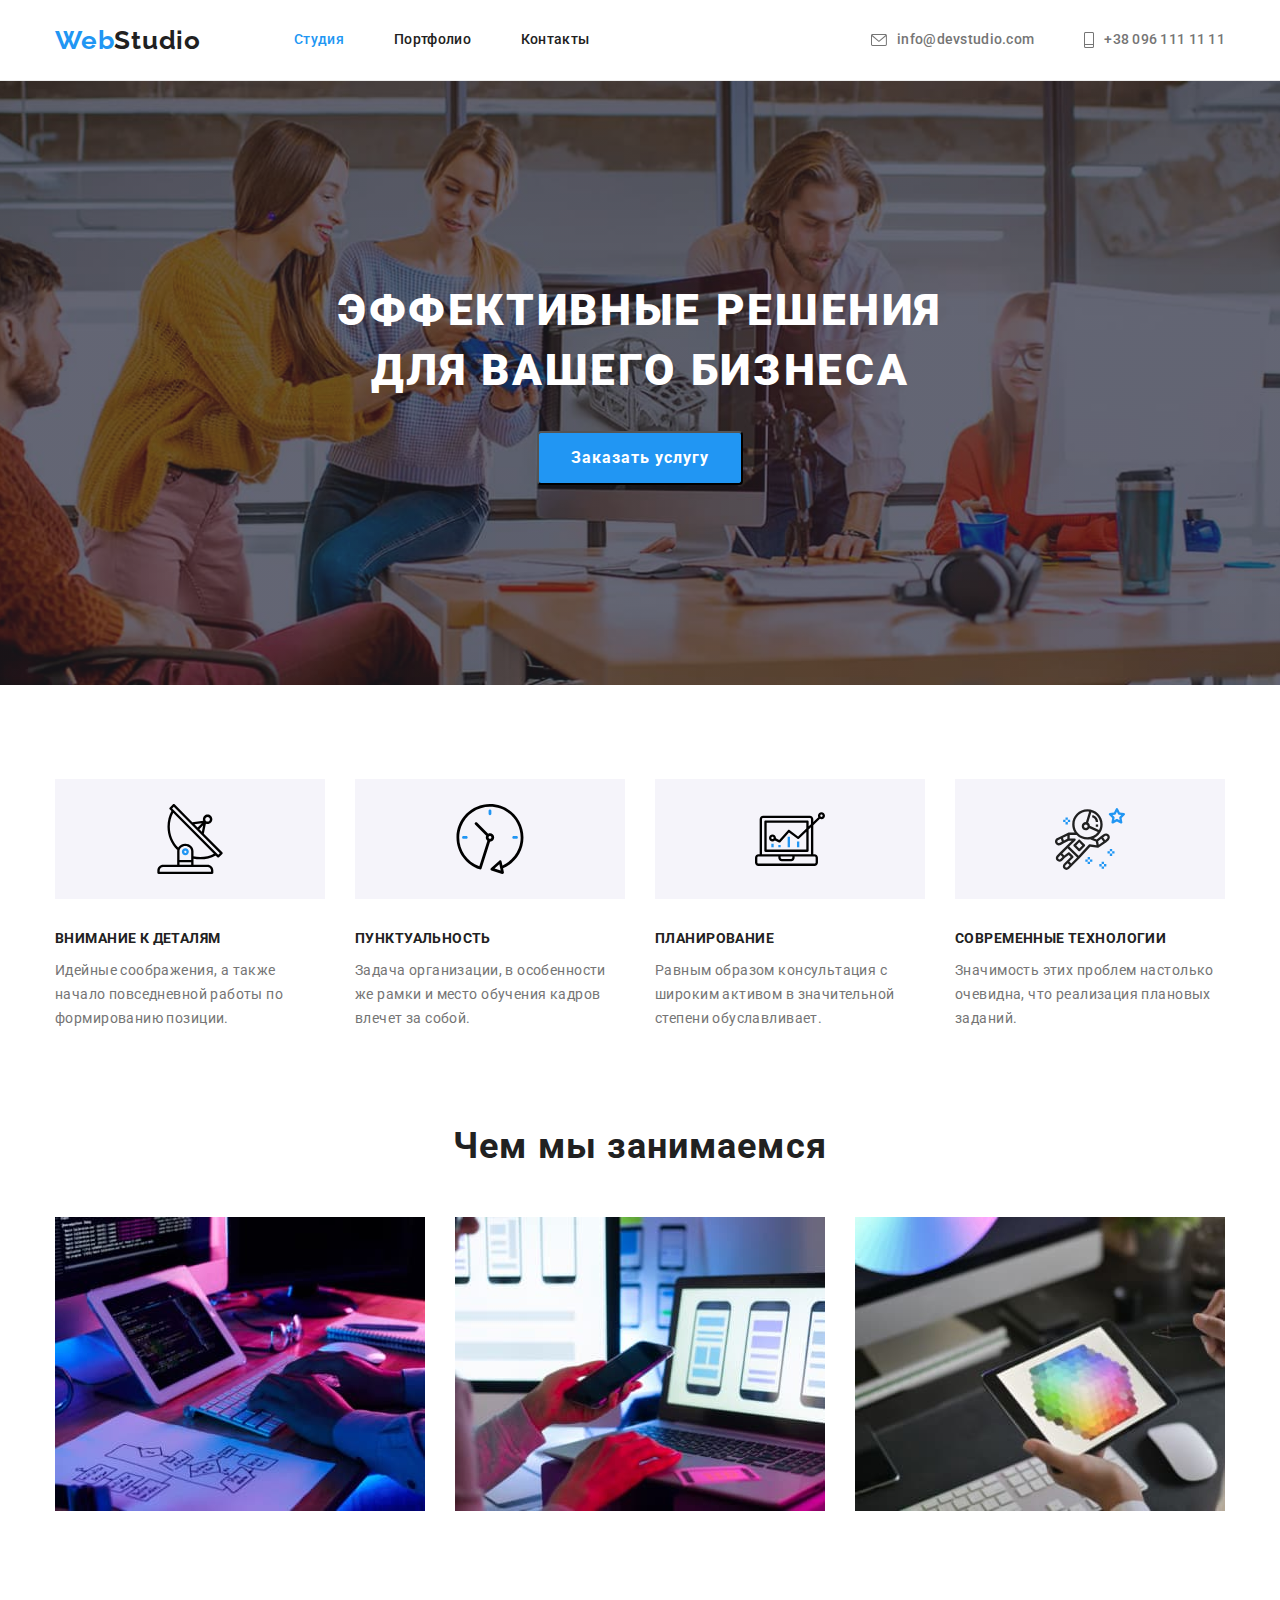
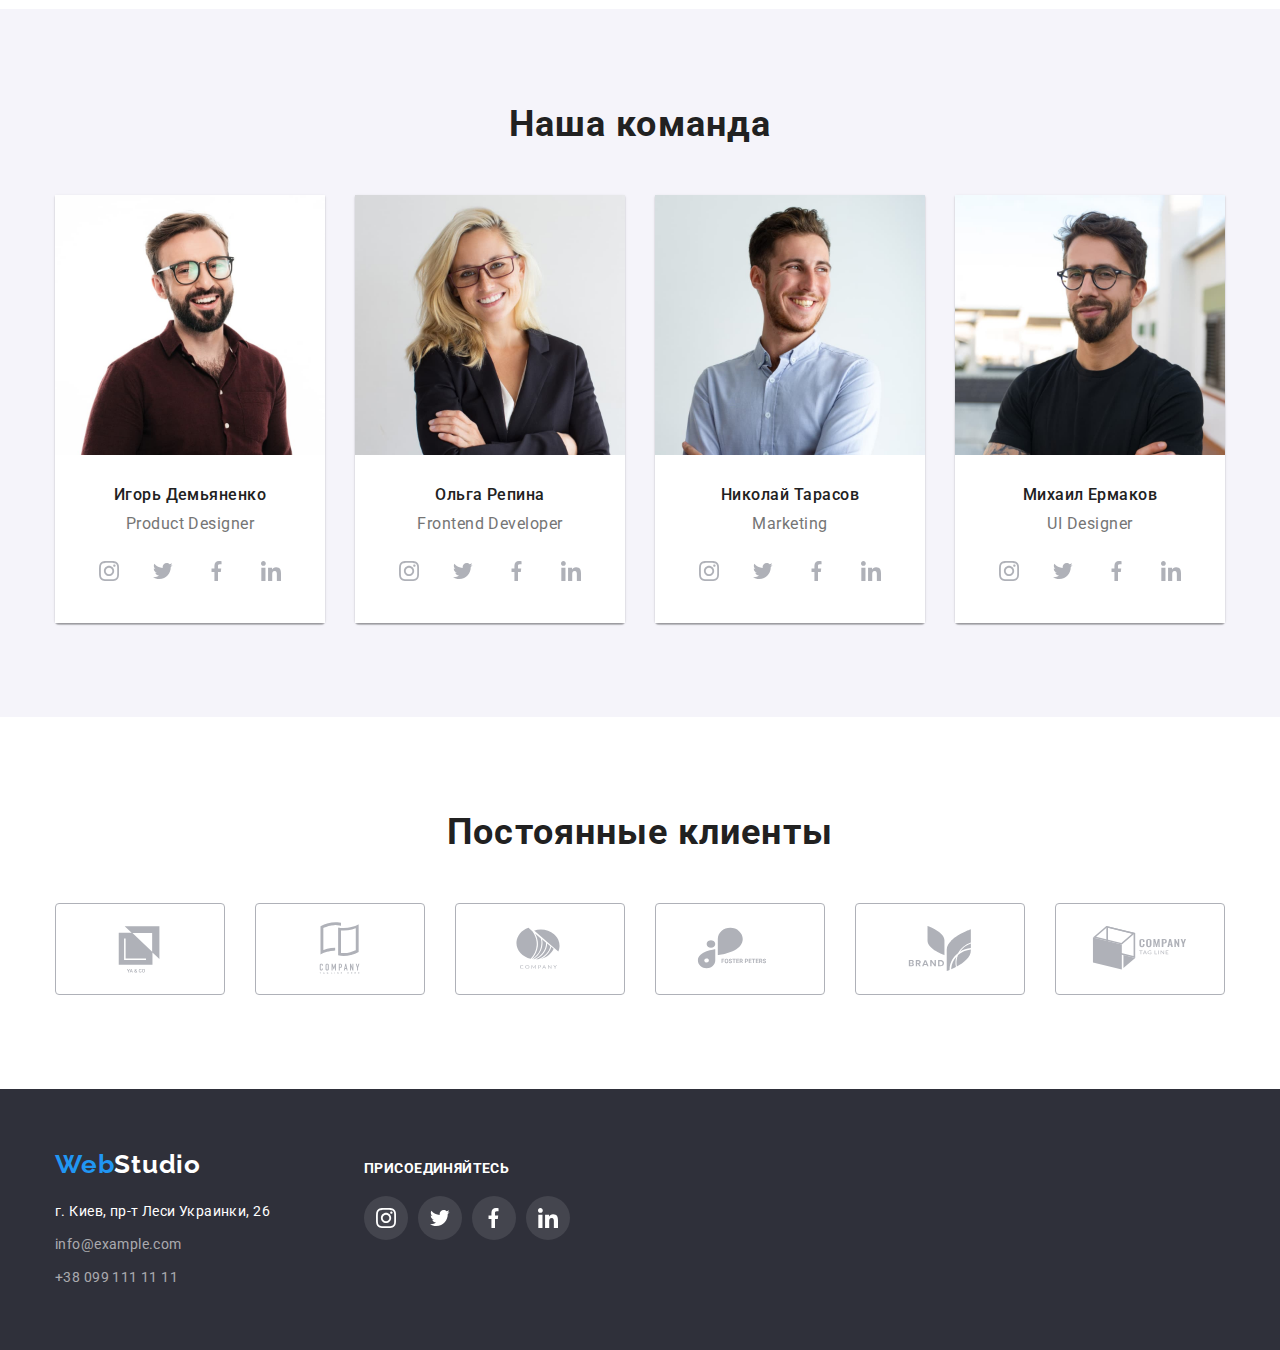
<file: index.html>
<!DOCTYPE html>
<html lang="ru">
  <head>
    <meta charset="UTF-8" />
    <meta http-equiv="X-UA-Compatible" content="IE=edge" />
    <meta name="viewport" content="width=device-width, initial-scale=1.0" />
    <title>Document</title>
    <link
      href="https://fonts.googleapis.com/css2?family=Raleway:wght@700&family=Roboto:wght@400;500;700;900&display=swap"
      rel="stylesheet"
    />
    <link
      rel="stylesheet"
      href="https://cdnjs.cloudflare.com/ajax/libs/modern-normalize/1.1.0/modern-normalize.min.css"
    />
    <link rel="stylesheet" href="./css/style.css" />
  </head>

  <body>
    <header>
      <div class="container main-head">
        <nav class="nav">
          <a href="./index.html" class="logo"> <span class="logo-first">Web</span>Studio </a>

          <ul class="site-nav">
            <li class="item"><a href="" class="current">Студия</a></li>
            <li class="item"><a href="./portfolio.html">Портфолио</a></li>
            <li class="item"><a href="">Контакты</a></li>
          </ul>
        </nav>
        <ul class="header-address">
          <li class="item">
            <a href="mailto:info@devstudio.com">
              <svg class="header-icon" width="16" height="12">
                <use href="./images/sprite.svg#mail"></use></svg
              >info@devstudio.com
            </a>
          </li>
          <li class="item">
            <a href="tel:+380961111111">
              <svg class="header-icon" width="10" height="16">
                <use href="./images/sprite.svg#tel"></use></svg
              >+38 096 111 11 11</a
            >
          </li>
        </ul>
      </div>
    </header>

    <main>
      <section class="hero">
        <div class="container">
          <h1>Эффективные решения для вашего бизнеса</h1>
          <button type="button">Заказать услугу</button>
        </div>
      </section>

      <!-- преимущества-->
      <section class="section-advantage">
        <div class="container">
          <h2 class="visually-hidden">Наши преимущества</h2>
          <ul class="section-info">
            <li>
              <div class="section-info-icon">
                <svg class="info-icon" width="70" height="70">
                  <use href="./images/sprite.svg#anten"></use>
                </svg>
              </div>
              <h3 class="section-title">Внимание к деталям</h3>
              <p class="text">
                Идейные соображения, а также начало повседневной работы по формированию позиции.
              </p>
            </li>
            <li>
              <div class="section-info-icon">
                <svg class="info-icon" width="70" height="70">
                  <use href="./images/sprite.svg#clock"></use>
                </svg>
              </div>
              <h3 class="section-title">Пунктуальность</h3>
              <p class="text">
                Задача организации, в особенности же рамки и место обучения кадров влечет за собой.
              </p>
            </li>
            <li>
              <div class="section-info-icon">
                <svg class="info-icon" width="70" height="70">
                  <use href="./images/sprite.svg#computer"></use>
                </svg>
              </div>
              <h3 class="section-title">Планирование</h3>
              <p class="text">
                Равным образом консультация с широким активом в значительной степени обуславливает.
              </p>
            </li>
            <li>
              <div class="section-info-icon">
                <svg class="info-icon" width="70" height="70">
                  <use href="./images/sprite.svg#astronaut"></use>
                </svg>
              </div>
              <h3 class="section-title">Современные технологии</h3>
              <p class="text">
                Значимость этих проблем настолько очевидна, что реализация плановых заданий.
              </p>
            </li>
          </ul>
        </div>
      </section>

      <!-- картинки - род занятий-->
      <section class="section-job">
        <div class="container">
          <h2 class="img-title">Чем мы занимаемся</h2>
          <ul class="img-item">
            <li class="img-work">
              <img src="./images/img.jpg" alt="Программирование" width="370" />
            </li>
            <li class="img-work">
              <img src="./images/img2.jpg" alt="Мобильные приложения" width="370" />
            </li>
            <li class="img-work"><img src="./images/img3.jpg" alt="Дизайн" width="370" /></li>
          </ul>
        </div>
      </section>

      <!-- команда-->
      <section class="worker">
        <div class="container">
          <h2 class="img-title">Наша команда</h2>
          <ul class="img-worker">
            <li class="worker-img-item">
              <img
                class="photo-worker"
                src="./images/igor.jpg"
                alt="Фото Игоря Демьяненко"
                width="270"
              />
              <div class="title-text-worker">
                <h3 class="worker-name">Игорь Демьяненко</h3>
                <p lang="en">Product Designer</p>
                <ul class="links-items">
                  <li class="link-worker">
                    <a href="https://www.instagram.com/">
                      <svg class="link-worker-icon" width="20" height="20">
                        <use href="./images/sprite.svg#inst"></use>
                      </svg>
                    </a>
                  </li>
                  <li class="link-worker">
                    <a href="https://twitter.com/">
                      <svg class="link-worker-icon" width="20" height="20">
                        <use href="./images/sprite.svg#twitter"></use>
                      </svg>
                    </a>
                  </li>
                  <li class="link-worker">
                    <a href="https://www.facebook.com/">
                      <svg class="link-worker-icon" width="20" height="20">
                        <use href="./images/sprite.svg#fb"></use>
                      </svg>
                    </a>
                  </li>
                  <li class="link-worker">
                    <a href="https://linkedin.com">
                      <svg class="link-worker-icon" width="20" height="20">
                        <use href="./images/sprite.svg#linkedin"></use>
                      </svg>
                    </a>
                  </li>
                </ul>
              </div>
            </li>
            <li class="worker-img-item">
              <img
                class="photo-worker"
                src="./images/olga.jpg"
                alt="Фото Ольги Репиной"
                width="270"
              />
              <div class="title-text-worker">
                <h3 class="worker-name">Ольга Репина</h3>
                <p lang="en">Frontend Developer</p>
                <ul class="links-items">
                  <li class="link-worker">
                    <a href="https://www.instagram.com/">
                      <svg class="link-worker-icon" width="20" height="20">
                        <use href="./images/sprite.svg#inst"></use>
                      </svg>
                    </a>
                  </li>
                  <li class="link-worker">
                    <a href="https://twitter.com/">
                      <svg class="link-worker-icon" width="20" height="20">
                        <use href="./images/sprite.svg#twitter"></use>
                      </svg>
                    </a>
                  </li>
                  <li class="link-worker">
                    <a href="https://www.facebook.com/">
                      <svg class="link-worker-icon" width="20" height="20">
                        <use href="./images/sprite.svg#fb"></use>
                      </svg>
                    </a>
                  </li>
                  <li class="link-worker">
                    <a href="https://linkedin.com">
                      <svg class="link-worker-icon" width="20" height="20">
                        <use href="./images/sprite.svg#linkedin"></use>
                      </svg>
                    </a>
                  </li>
                </ul>
              </div>
            </li>
            <li class="worker-img-item">
              <img
                class="photo-worker"
                src="./images/nikolay.jpg"
                alt="Фото Николая Тарасова"
                width="270"
              />
              <div class="title-text-worker">
                <h3 class="worker-name">Николай Тарасов</h3>
                <p lang="en">Marketing</p>
                <ul class="links-items">
                  <li class="link-worker">
                    <a href="https://www.instagram.com/">
                      <svg class="link-worker-icon" width="20" height="20">
                        <use href="./images/sprite.svg#inst"></use>
                      </svg>
                    </a>
                  </li>
                  <li class="link-worker">
                    <a href="https://twitter.com/">
                      <svg class="link-worker-icon" width="20" height="20">
                        <use href="./images/sprite.svg#twitter"></use>
                      </svg>
                    </a>
                  </li>
                  <li class="link-worker">
                    <a href="https://www.facebook.com/">
                      <svg class="link-worker-icon" width="20" height="20">
                        <use href="./images/sprite.svg#fb"></use>
                      </svg>
                    </a>
                  </li>
                  <li class="link-worker">
                    <a href="https://linkedin.com">
                      <svg class="link-worker-icon" width="20" height="20">
                        <use href="./images/sprite.svg#linkedin"></use>
                      </svg>
                    </a>
                  </li>
                </ul>
              </div>
            </li>
            <li class="worker-img-item">
              <img
                class="photo-worker"
                src="./images/mihail.jpg"
                alt="Фото Михаила Ермакова"
                width="270"
              />
              <div class="title-text-worker">
                <h3 class="worker-name">Михаил Ермаков</h3>
                <p lang="en">UI Designer</p>
                <ul class="links-items">
                  <li class="link-worker">
                    <a href="https://www.instagram.com/">
                      <svg class="link-worker-icon" width="20" height="20">
                        <use href="./images/sprite.svg#inst"></use>
                      </svg>
                    </a>
                  </li>
                  <li class="link-worker">
                    <a href="https://twitter.com/">
                      <svg class="link-worker-icon" width="20" height="20">
                        <use href="./images/sprite.svg#twitter"></use>
                      </svg>
                    </a>
                  </li>
                  <li class="link-worker">
                    <a href="https://www.facebook.com/">
                      <svg class="link-worker-icon" width="20" height="20">
                        <use href="./images/sprite.svg#fb"></use>
                      </svg>
                    </a>
                  </li>
                  <li class="link-worker">
                    <a href="https://linkedin.com">
                      <svg class="link-worker-icon" width="20" height="20">
                        <use href="./images/sprite.svg#linkedin"></use>
                      </svg>
                    </a>
                  </li>
                </ul>
              </div>
            </li>
          </ul>
        </div>
      </section>

      <section class="partners">
        <div class="container">
          <h2>Постоянные клиенты</h2>
          <ul class="partners-items">
            <li class="partners-link">
              <a href="">
                <svg class="partners-icon-svg" width="106" height="60">
                  <use href="./images/sprite.svg#client1"></use>
                </svg>
              </a>
            </li>
            <li class="partners-link">
              <a href="">
                <svg class="partners-icon-svg" width="106" height="60">
                  <use href="./images/sprite.svg#client2"></use>
                </svg>
              </a>
            </li>
            <li class="partners-link">
              <a href="">
                <svg class="partners-icon-svg" width="106" height="60">
                  <use href="./images/sprite.svg#client3"></use>
                </svg>
              </a>
            </li>
            <li class="partners-link">
              <a href="">
                <svg class="partners-icon-svg" width="106" height="60">
                  <use href="./images/sprite.svg#client4"></use>
                </svg>
              </a>
            </li>
            <li class="partners-link">
              <a href="">
                <svg class="partners-icon-svg" width="106" height="60">
                  <use href="./images/sprite.svg#client5"></use>
                </svg>
              </a>
            </li>
            <li class="partners-link">
              <a href="">
                <svg class="partners-icon-svg" width="106" height="60">
                  <use href="./images/sprite.svg#client6"></use>
                </svg>
              </a>
            </li>
          </ul>
        </div>
      </section>
    </main>

    <footer class="footer">
      <div class="container footer-section">
        <div>
          <a href="/" class="logo logo-footer">
            <span class="logo-first">Web</span><span class="logo-foot">Studio</span>
          </a>
          <address class="footer-address">
            г. Киев, пр-т Леси Украинки, 26
            <ul class="link-footer">
              <li><a href="mailto:info@example.com">info@example.com</a></li>
              <li class="link-footer-tel"><a href="tel:+380991111111">+38 099 111 11 11</a></li>
            </ul>
          </address>
        </div>
        <div class="footer-socials">
          <h2>Присоединяйтесь</h2>
          <ul class="links-items">
            <li class="link-worker footer-item">
              <a href="https://www.instagram.com/">
                <svg class="link-worker-icon footer-svg" width="20" height="20">
                  <use href="./images/sprite.svg#inst"></use>
                </svg>
              </a>
            </li>
            <li class="link-worker footer-item">
              <a href="https://twitter.com/">
                <svg class="link-worker-icon footer-svg" width="20" height="20">
                  <use href="./images/sprite.svg#twitter"></use>
                </svg>
              </a>
            </li>
            <li class="link-worker footer-item">
              <a href="https://www.facebook.com/">
                <svg class="link-worker-icon footer-svg" width="20" height="20">
                  <use href="./images/sprite.svg#fb"></use>
                </svg>
              </a>
            </li>
            <li class="link-worker footer-item">
              <a href="https://linkedin.com">
                <svg class="link-worker-icon footer-svg" width="20" height="20">
                  <use href="./images/sprite.svg#linkedin"></use>
                </svg>
              </a>
            </li>
          </ul>
        </div>
      </div>
    </footer>
  </body>
</html>
</file>
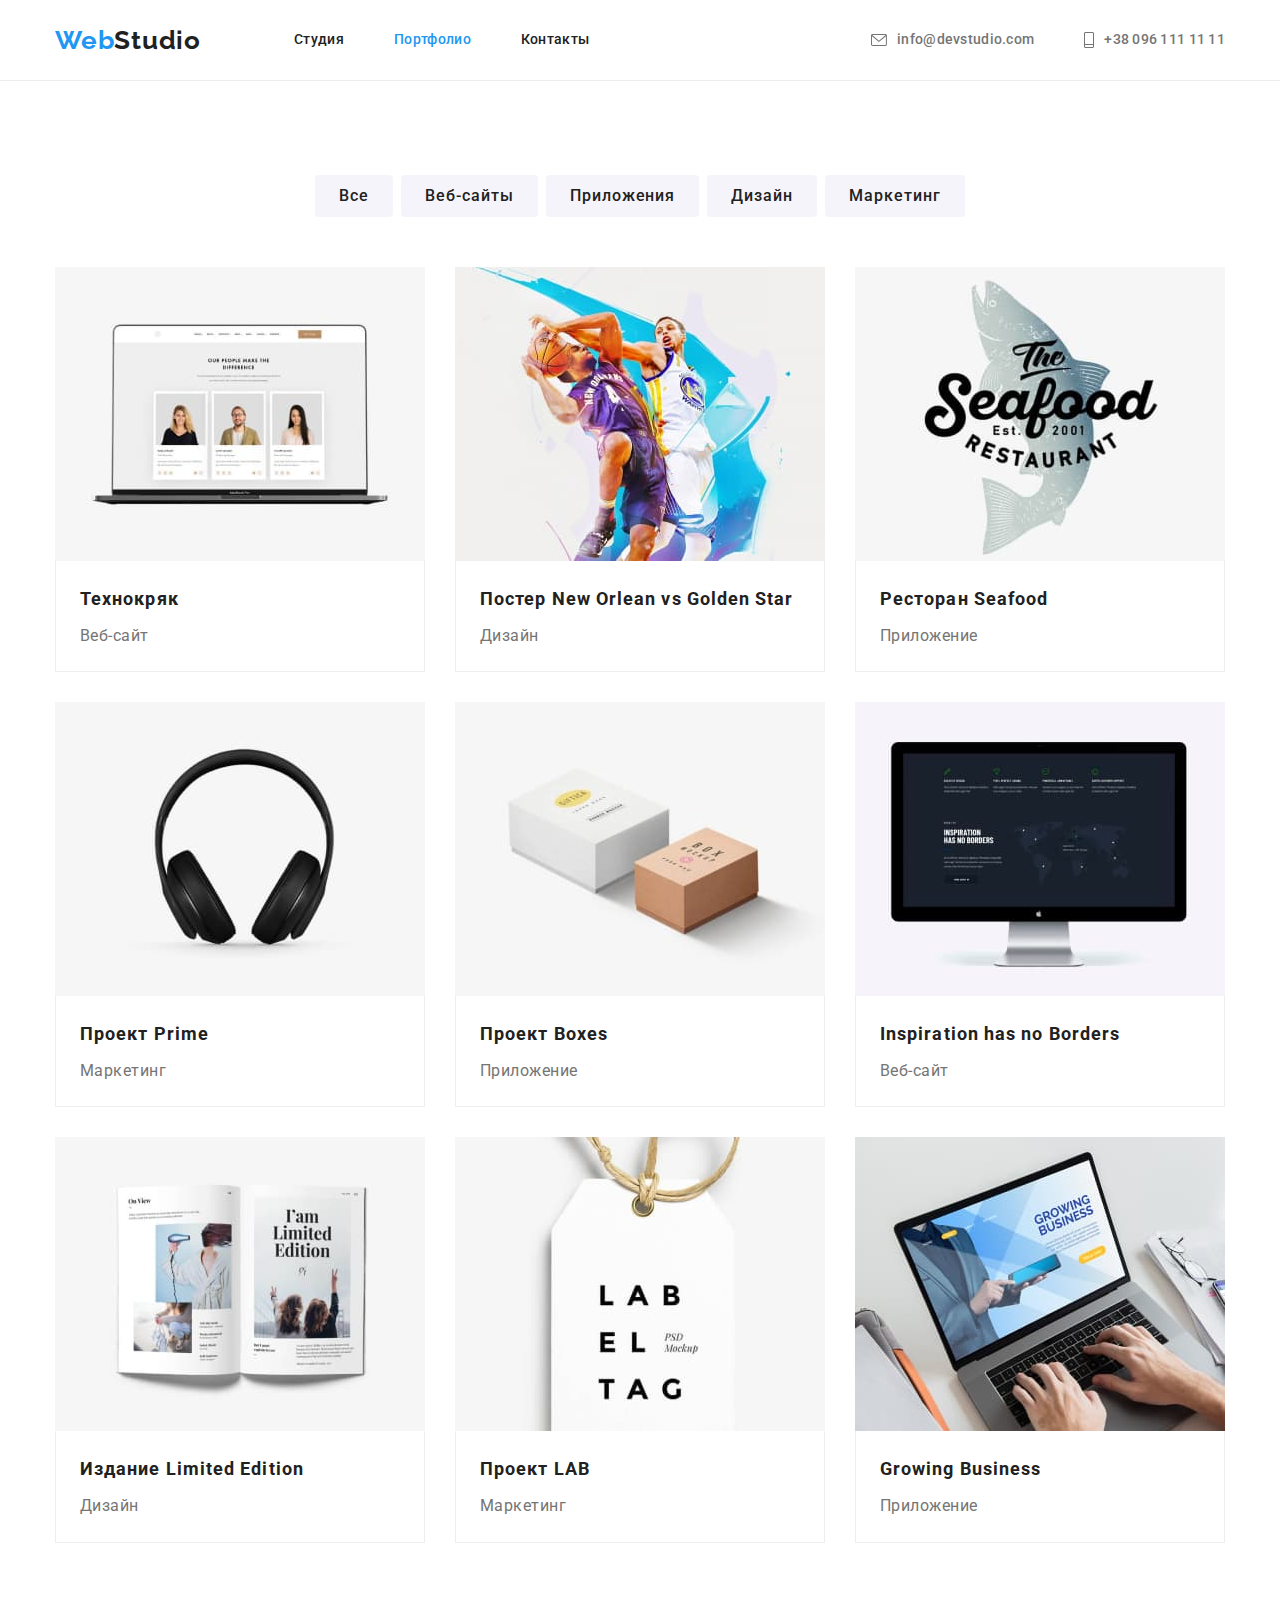
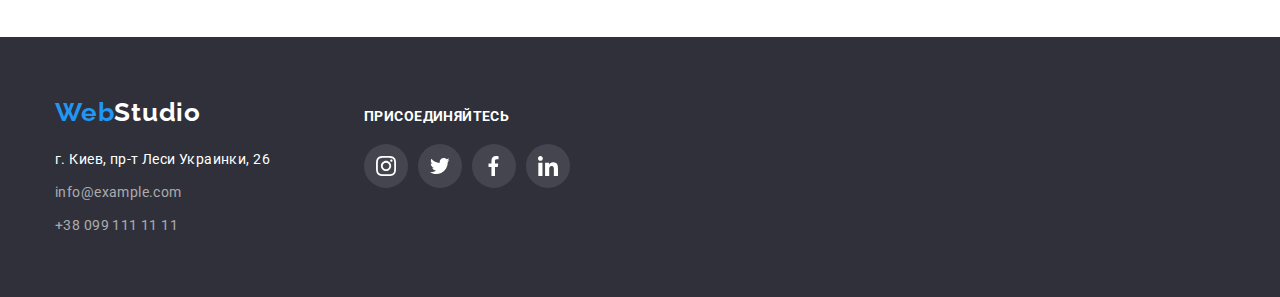
<file: portfolio.html>
<!DOCTYPE html>
<html lang="ru">
  <head>
    <meta charset="UTF-8" />
    <meta http-equiv="X-UA-Compatible" content="IE=edge" />
    <meta name="viewport" content="width=device-width, initial-scale=1.0" />
    <title>Document</title>
    <link
      href="https://fonts.googleapis.com/css2?family=Raleway:wght@700&family=Roboto:wght@400;500;700;900&display=swap"
      rel="stylesheet"
    />
    <link
      rel="stylesheet"
      href="https://cdnjs.cloudflare.com/ajax/libs/modern-normalize/1.1.0/modern-normalize.min.css"
    />
    <link rel="stylesheet" href="./css/style.css" />
  </head>

  <body>
    <header>
      <div class="container main-head">
        <nav class="nav">
          <a href="/" class="logo"> <span class="logo-first">Web</span>Studio </a>

          <ul class="site-nav">
            <li class="item"><a href="./index.html">Студия</a></li>
            <li class="item"><a href="./portfolio.html" class="current">Портфолио</a></li>
            <li class="item"><a href="">Контакты</a></li>
          </ul>
        </nav>
        <ul class="header-address">
          <li class="item">
            <a href="mailto:info@devstudio.com">
              <svg class="header-icon" width="16" height="12">
                <use href="./images/sprite.svg#mail"></use></svg
              >info@devstudio.com
            </a>
          </li>
          <li class="item">
            <a href="tel:+380961111111">
              <svg class="header-icon" width="10" height="16">
                <use href="./images/sprite.svg#tel"></use></svg
              >+38 096 111 11 11</a
            >
          </li>
        </ul>
      </div>
    </header>

    <main>
      <section class="our-work">
        <div class="container">
          <h1 class="visually-hidden">Наши работы</h1>
          <ul class="btn-filter">
            <li class="btn-filter-position"><button type="button">Все</button></li>
            <li class="btn-filter-position"><button type="button">Веб-сайты</button></li>
            <li class="btn-filter-position"><button type="button">Приложения</button></li>
            <li class="btn-filter-position"><button type="button">Дизайн</button></li>
            <li class="btn-filter-position"><button type="button">Маркетинг</button></li>
          </ul>

          <ul class="gallery">
            <li class="img-cont-element">
              <a href="">
                <img src="./images/tech.jpg" alt="изображение веб-сайта" width="370" />
                <div class="gallery-text">
                  <h2>Технокряк</h2>
                  <p>Веб-сайт</p>
                </div>
              </a>
            </li>

            <li class="img-cont-element">
              <a href="">
                <img
                  src="./images/poster.jpg"
                  alt="изображение постера с баскетболистами"
                  width="370"
                />
                <div class="gallery-text">
                  <h2>Постер New Orlean vs Golden Star</h2>
                  <p>Дизайн</p>
                </div>
              </a>
            </li>

            <li class="img-cont-element">
              <a href="">
                <img src="./images/seafood.jpg" alt="изображение логотипа ресторана" width="370" />
                <div class="gallery-text">
                  <h2>Ресторан Seafood</h2>
                  <p>Приложение</p>
                </div>
              </a>
            </li>

            <li class="img-cont-element">
              <a href="">
                <img src="./images/prime.jpg" alt="изображение наушников" width="370" />
                <div class="gallery-text">
                  <h2>Проект Prime</h2>
                  <p>Маркетинг</p>
                </div>
              </a>
            </li>

            <li class="img-cont-element">
              <a href="">
                <img src="./images/boxes.jpg" alt="изображение коробок" width="370" />
                <div class="gallery-text">
                  <h2>Проект Boxes</h2>
                  <p>Приложение</p>
                </div>
              </a>
            </li>

            <li class="img-cont-element">
              <a href="">
                <img src="./images/web-site.jpg" alt="изображение веб-сайта" width="370" />
                <div class="gallery-text">
                  <h2>Inspiration has no Borders</h2>
                  <p>Веб-сайт</p>
                </div>
              </a>
            </li>

            <li class="img-cont-element">
              <a href="">
                <img src="./images/limited.jpg" alt="изображение журнала" width="370" />
                <div class="gallery-text">
                  <h2>Издание Limited Edition</h2>
                  <p>Дизайн</p>
                </div>
              </a>
            </li>

            <li class="img-cont-element">
              <a href="">
                <img src="./images/lab.jpg" alt="изобржение проекта" width="370" />
                <div class="gallery-text">
                  <h2>Проект LAB</h2>
                  <p>Маркетинг</p>
                </div>
              </a>
            </li>

            <li class="img-cont-element">
              <a href="">
                <img src="./images/business.jpg" alt="изображение сайта приложения" width="370" />
                <div class="gallery-text">
                  <h2>Growing Business</h2>
                  <p>Приложение</p>
                </div>
              </a>
            </li>
          </ul>
        </div>
      </section>
    </main>

    <footer class="footer">
      <div class="container footer-section">
        <div>
          <a href="/" class="logo logo-footer">
            <span class="logo-first">Web</span><span class="logo-foot">Studio</span>
          </a>
          <address class="footer-address">
            г. Киев, пр-т Леси Украинки, 26
            <ul class="link-footer">
              <li><a href="mailto:info@example.com">info@example.com</a></li>
              <li class="link-footer-tel"><a href="tel:+380991111111">+38 099 111 11 11</a></li>
            </ul>
          </address>
        </div>
        <div class="footer-socials">
          <h2>Присоединяйтесь</h2>
          <ul class="links-items">
            <li class="link-worker footer-item">
              <a href="https://www.instagram.com/">
                <svg class="link-worker-icon footer-svg" width="20" height="20">
                  <use href="./images/sprite.svg#inst"></use>
                </svg>
              </a>
            </li>
            <li class="link-worker footer-item">
              <a href="https://twitter.com/">
                <svg class="link-worker-icon footer-svg" width="20" height="20">
                  <use href="./images/sprite.svg#twitter"></use>
                </svg>
              </a>
            </li>
            <li class="link-worker footer-item">
              <a href="https://www.facebook.com/">
                <svg class="link-worker-icon footer-svg" width="20" height="20">
                  <use href="./images/sprite.svg#fb"></use>
                </svg>
              </a>
            </li>
            <li class="link-worker footer-item">
              <a href="https://linkedin.com">
                <svg class="link-worker-icon footer-svg" width="20" height="20">
                  <use href="./images/sprite.svg#linkedin"></use>
                </svg>
              </a>
            </li>
          </ul>
        </div>
      </div>
    </footer>
  </body>
</html>
</file>
<file: css/style.css>
/* background: #E5E5E5
background: #FFFFFF хэдер
color: #2196F3 синий
color: #212121 заголовки и хэдер
color: #757575 серый абзацы и адрес в хэдере*/

:root {
  --main-text-color: #757575;
  --title-color: #212121;
  --accent-color: #2196f3;
  --hero-color: #ffffff;
  --background-hero: #2f303a;
  --background-name: #f5f4fa;
  --background-button-hover: #188ce8;
  --border-header: #ececec;
  --border-gallery: #eeeeee;
  --border-partners: #afb1b8;
}

body {
  font-family: roboto, sans-serif;
  color: var(--main-text-color);

  letter-spacing: 0.02em;
}
header {
  border-bottom: 1px solid var(--border-header);
}
.container {
  width: 1200px;
  padding-left: 15px;
  padding-right: 15px;
  margin: 0 auto;
}

.visually-hidden {
  position: absolute;
  width: 1px;
  height: 1px;
  margin: -1px;
  border: 0;
  padding: 0;

  white-space: nowrap;
  clip-path: inset(100%);
  clip: rect(0 0 0 0);
  overflow: hidden;
}

h1,
h2,
h3,
h4,
p {
  margin: 0;
}

.main-head {
  display: flex;
  align-items: center;
  justify-content: space-between;
}
.nav {
  display: flex;

  align-items: center;
}
.logo {
  margin-right: 93px;

  color: var(--title-color);
  font-family: raleway, sans-serif;
  font-weight: 700;
  font-size: 26px;
  line-height: 1.19;
  letter-spacing: 0.03em;
  text-decoration: none;
}
.logo-first {
  color: var(--accent-color);
}
.logo-foot {
  color: var(--hero-color);
}
.site-nav {
  display: flex;
  margin: 0px;
}

.site-nav a {
  padding-top: 32px;
  padding-bottom: 32px;
  display: block;
  font-weight: 500;
  font-size: 14px;
  line-height: 1.14;
  color: var(--title-color);
  text-decoration: none;
  background-color: var(--hero-color);
}
.site-nav a:hover,
.site-nav a:focus {
  color: var(--accent-color);
}
.site-nav a.current {
  color: var(--accent-color);
}
.site-nav .item + .item {
  margin-left: 50px;
}
.header-address {
  display: flex;
  margin-left: auto;
}
.header-address .item + .item {
  margin-left: 50px;
}
.header-address a {
  display: flex;
  align-items: center;
  font-weight: 500;
  font-size: 14px;
  line-height: 1.14;
  letter-spacing: 0.02em;
  color: var(--main-text-color);
  text-decoration: none;
  background-color: var(--hero-color);
  fill: var(--main-text-color);
}
.header-icon {
  margin-right: 10px;
}
.header-address a:hover,
.header-address a:focus {
  color: var(--accent-color);
  fill: var(--accent-color);
}

ul {
  list-style: none;
  margin: 0;
  padding: 0;
}
.hero {
  background-image: linear-gradient(to right, rgba(47, 48, 58, 0.4), rgba(47, 48, 58, 0.4)),
    url(../images/hero.jpg);
  max-width: 1600px;
  background-size: cover;
  background-position: center;
  background-repeat: no-repeat;
  padding-top: 200px;
  padding-bottom: 200px;
  margin: 0 auto;
  background-color: var(--background-hero);
  text-align: center;
}
.hero h1 {
  font-weight: 900;
  font-size: 44px;
  line-height: 1.36;
  text-align: center;
  max-width: 696px;
  letter-spacing: 0.06em;
  margin-left: auto;
  margin-right: auto;
  text-transform: uppercase;

  margin-bottom: 30px;

  color: var(--hero-color);
}
.hero button {
  padding: 10px 32px;
  border-radius: 4px;

  font-family: roboto, sans-serif;
  font-weight: 700;
  font-size: 16px;
  line-height: 1.9;
  text-align: center;
  letter-spacing: 0.06em;
  cursor: pointer;

  color: var(--hero-color);
  background-color: var(--accent-color);
}
.hero button:hover {
  background-color: var(--background-button-hover);
  box-shadow: 0px 4px 4px rgba(0, 0, 0, 0.15);
}

.section-advantage {
  padding-top: 94px;
  padding-bottom: 94px;
}
.section-info {
  display: flex;
}

.section-info li {
  margin-left: 30px;
  width: 270px;
}
.section-info li:first-child {
  margin-left: 0px;
}
.section-info-icon {
  display: flex;
  margin-bottom: 30px;
  height: 120px;
  background-color: var(--background-name);
  justify-content: center;
  align-items: center;
}

.section-title {
  margin-bottom: 10px;
  font-weight: 700;
  font-size: 14px;
  line-height: 1.42;
  letter-spacing: 0.03em;
  text-transform: uppercase;

  color: var(--title-color);
}
.text {
  font-weight: 400;
  font-size: 14px;
  line-height: 1.71;

  letter-spacing: 0.03em;
}
.section-job {
  padding-bottom: 94px;
}

.worker {
  background-color: var(--background-name);
}

.img-container-worker {
  padding: 0px;
  margin: 0px;

  display: flex;
  flex-wrap: wrap;
}
.worker {
  padding-top: 94px;
  padding-bottom: 94px;
}
.img-title {
  margin-bottom: 50px;
  font-weight: 700;
  font-size: 36px;
  line-height: 1.17;
  text-align: center;
  letter-spacing: 0.03em;

  color: var(--title-color);
}
.img-item {
  display: inline-flex;
}
.img-work {
  width: 370px;
  margin-left: 30px;
}

.img-item img {
  display: block;
}

.img-work:first-child {
  margin-left: 0px;
}
.img-worker {
  display: flex;

  font-weight: 400;
  font-size: 16px;
  line-height: 1.19;
  letter-spacing: 0.03em;
}
.worker-img-item {
  width: 270px;
  margin-left: 30px;

  box-shadow: 0px 1px 3px rgba(0, 0, 0, 0.12), 0px 1px 1px rgba(0, 0, 0, 0.14),
    0px 2px 1px rgba(0, 0, 0, 0.2);
  border-radius: 0px 0px 4px 4px;
}
.worker-img-item:first-child {
  margin-left: 0px;
}
.worker-img-item p {
  text-align: center;
}

.worker-name {
  margin-bottom: 10px;
  font-weight: 500;
  font-size: 16px;
  line-height: 1.19;
  letter-spacing: 0.03em;
  text-align: center;

  color: var(--title-color);
}
.title-text-worker {
  padding-top: 30px;
  padding-bottom: 30px;
  padding-left: 32px;
  padding-right: 32px;
  background-color: var(--hero-color);
}
.title-text-worker p {
  margin-bottom: 16px;
}
.links-items {
  display: flex;
  justify-content: space-between;
  align-items: center;
}

.link-worker {
  width: 44px;
  height: 44px;
  border-radius: 50%;
}
.link-worker a {
  width: 100%;
  height: 100%;
  display: flex;
  justify-content: center;
  align-items: center;
}
.link-worker a:hover .link-worker-icon,
.link-worker a:focus .link-worker-icon {
  fill: var(--hero-color);
}

.link-worker:hover,
.link-worker:focus {
  background-color: var(--accent-color);
}
.link-worker-icon {
  fill: var(--border-partners);
}
/* .link-worker-icon:hover,
.link-worker-icon:focus {
  fill: var(--hero-color);
} */
.partners {
  padding-top: 94px;
  padding-bottom: 94px;
}

.partners h2 {
  font-weight: 700;
  font-size: 36px;
  line-height: 42px;
  text-align: center;
  letter-spacing: 0.03em;
  margin-bottom: 50px;

  color: var(--title-color);
}
.partners-items {
  display: flex;
}
.partners-link {
  width: 170px;
  height: 92px;
  border: 1px solid var(--border-partners);
  box-sizing: border-box;
  border-radius: 4px;
  margin-left: 30px;
}
.partners-link:first-child {
  margin-left: 0px;
}
.partners-link:hover,
.partners-link:focus {
  border: 1px solid var(--accent-color);
}
.partners-link a {
  width: 100%;
  height: 100%;
  display: flex;
  justify-content: center;
  align-items: center;
}
.partners-link a:hover .partners-icon-svg,
.partners-link a:focus .partners-icon-svg {
  fill: var(--accent-color);
}
.partners-icon-svg {
  fill: var(--border-partners);
}

.footer {
  background-color: var(--background-hero);
  padding-top: 60px;
  padding-bottom: 60px;
}

.footer a {
  text-decoration: none;
  display: block;
}
.logo-footer {
  margin-bottom: 20px;
}

.footer-address {
  font-weight: 400;
  font-style: normal;
  font-size: 14px;
  line-height: 1.71;
  letter-spacing: 0.03em;

  color: var(--hero-color);
}
.footer-address a {
  font-family: Roboto;
  font-weight: 400;
  font-size: 14px;
  line-height: 1.71;
  letter-spacing: 0.03em;

  color: rgba(255, 255, 255, 0.6);
}

.footer-address a:hover,
.footer-address a:focus {
  color: var(--accent-color);
}
.link-footer {
  margin-top: 9px;
}
.link-footer-tel {
  margin-top: 9px;
}

.footer h2 {
  font-weight: 700;
  font-size: 14px;
  line-height: 16px;
  letter-spacing: 0.03em;
  text-transform: uppercase;
  margin-bottom: 20px;

  color: var(--hero-color);
}

.footer-item {
  background-color: rgba(255, 255, 255, 0.1);
  margin-left: 10px;
}
.footer-item:first-child {
  margin-left: 0px;
}
.footer-item a {
  width: 100%;
  height: 100%;
  display: flex;
  justify-content: center;
  align-items: center;
}
.footer-svg {
  fill: var(--hero-color);
}

.footer-section {
  display: flex;
  align-items: baseline;
}
.footer-socials {
  margin-left: 70px;
}

.our-work {
  padding-top: 94px;
  padding-bottom: 94px;
}
.our-work button {
  display: inline-block;
  padding: 6px 22px;
  border-radius: 4px;
  border-color: transparent;
  min-width: 73px;

  font-family: roboto, sans-serif;
  font-weight: 500;
  font-size: 16px;
  line-height: 1.6;
  text-align: center;
  letter-spacing: 0.06em;
  cursor: pointer;
  color: var(--title-color);
  background-color: var(--background-name);
}
.our-work button:hover,
.our-work button:focus {
  box-shadow: 0px 3px 1px rgba(0, 0, 0, 0.1), 0px 1px 2px rgba(0, 0, 0, 0.08),
    0px 2px 2px rgba(0, 0, 0, 0.12);
  color: var(--hero-color);
  background-color: var(--accent-color);
}
.btn-filter {
  display: flex;
  justify-content: center;
  margin-bottom: 50px;
}
.btn-filter-position {
  margin-left: 8px;
}
.btn-filter-position:first-child {
  margin-left: 0px;
}
.gallery {
  display: flex;
  flex-wrap: wrap;
}
.img-cont-element {
  width: 370px;
  margin-right: 30px;
  margin-bottom: 30px;
}
.img-cont-element:nth-child(3n) {
  margin-right: 0;
}
.img-cont-element:nth-last-child(-n + 3) {
  margin-bottom: 0px;
}
.img-cont-element a {
  display: block;
}
.img-cont-element a:hover,
.img-cont-element a:focus {
  box-shadow: 0px 1px 1px rgba(0, 0, 0, 0.12), 0px 4px 4px rgba(0, 0, 0, 0.06),
    1px 4px 6px rgba(0, 0, 0, 0.16);
}
img {
  display: block;
}
.gallery h2 {
  font-weight: 700;
  font-size: 18px;
  line-height: 2;
  letter-spacing: 0.06em;

  margin-bottom: 4px;

  color: var(--title-color);
}
.gallery p {
  font-weight: 400;
  font-size: 16px;
  line-height: 1.9;
  letter-spacing: 0.03em;
  color: var(--main-text-color);
}
.gallery a {
  text-decoration: none;
}
.gallery-text {
  padding: 20px 24px;
  border-right: 1px solid var(--border-gallery);
  border-left: 1px solid var(--border-gallery);
  border-bottom: 1px solid var(--border-gallery);
}
</file>
